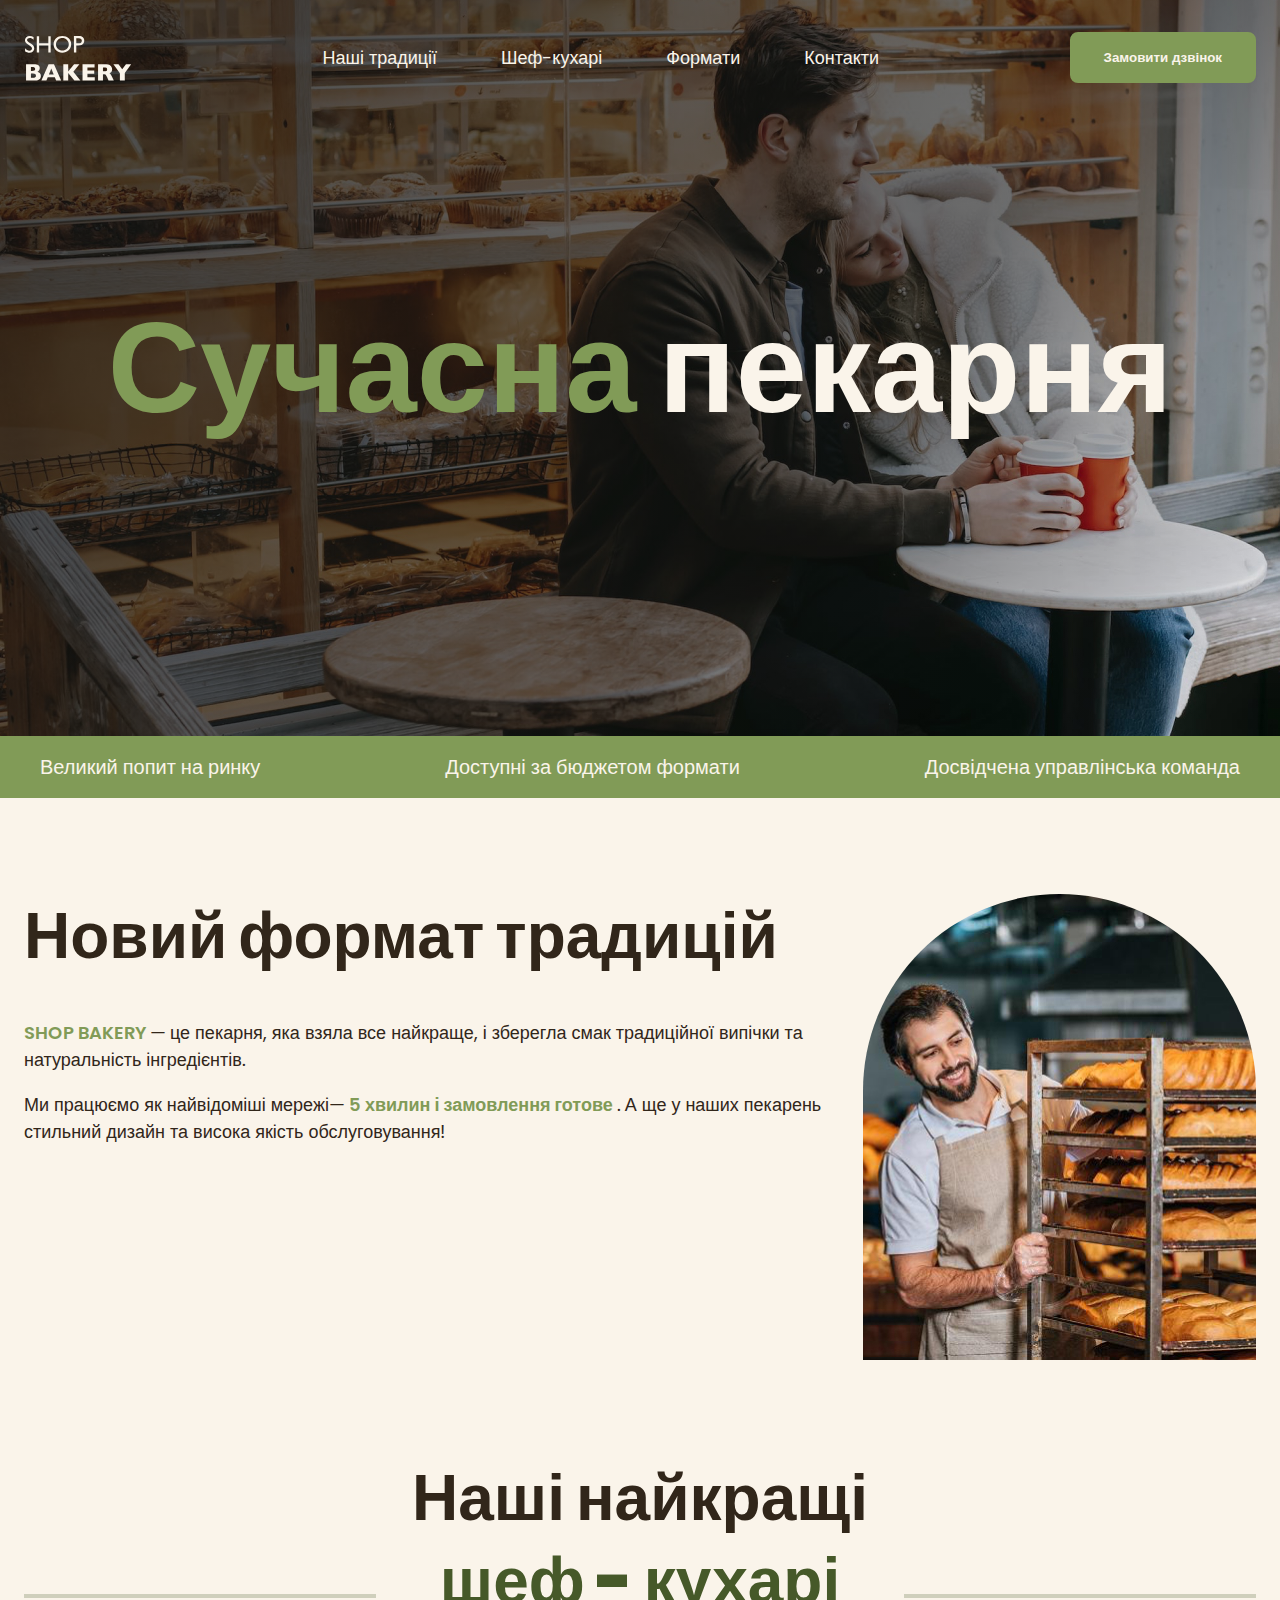
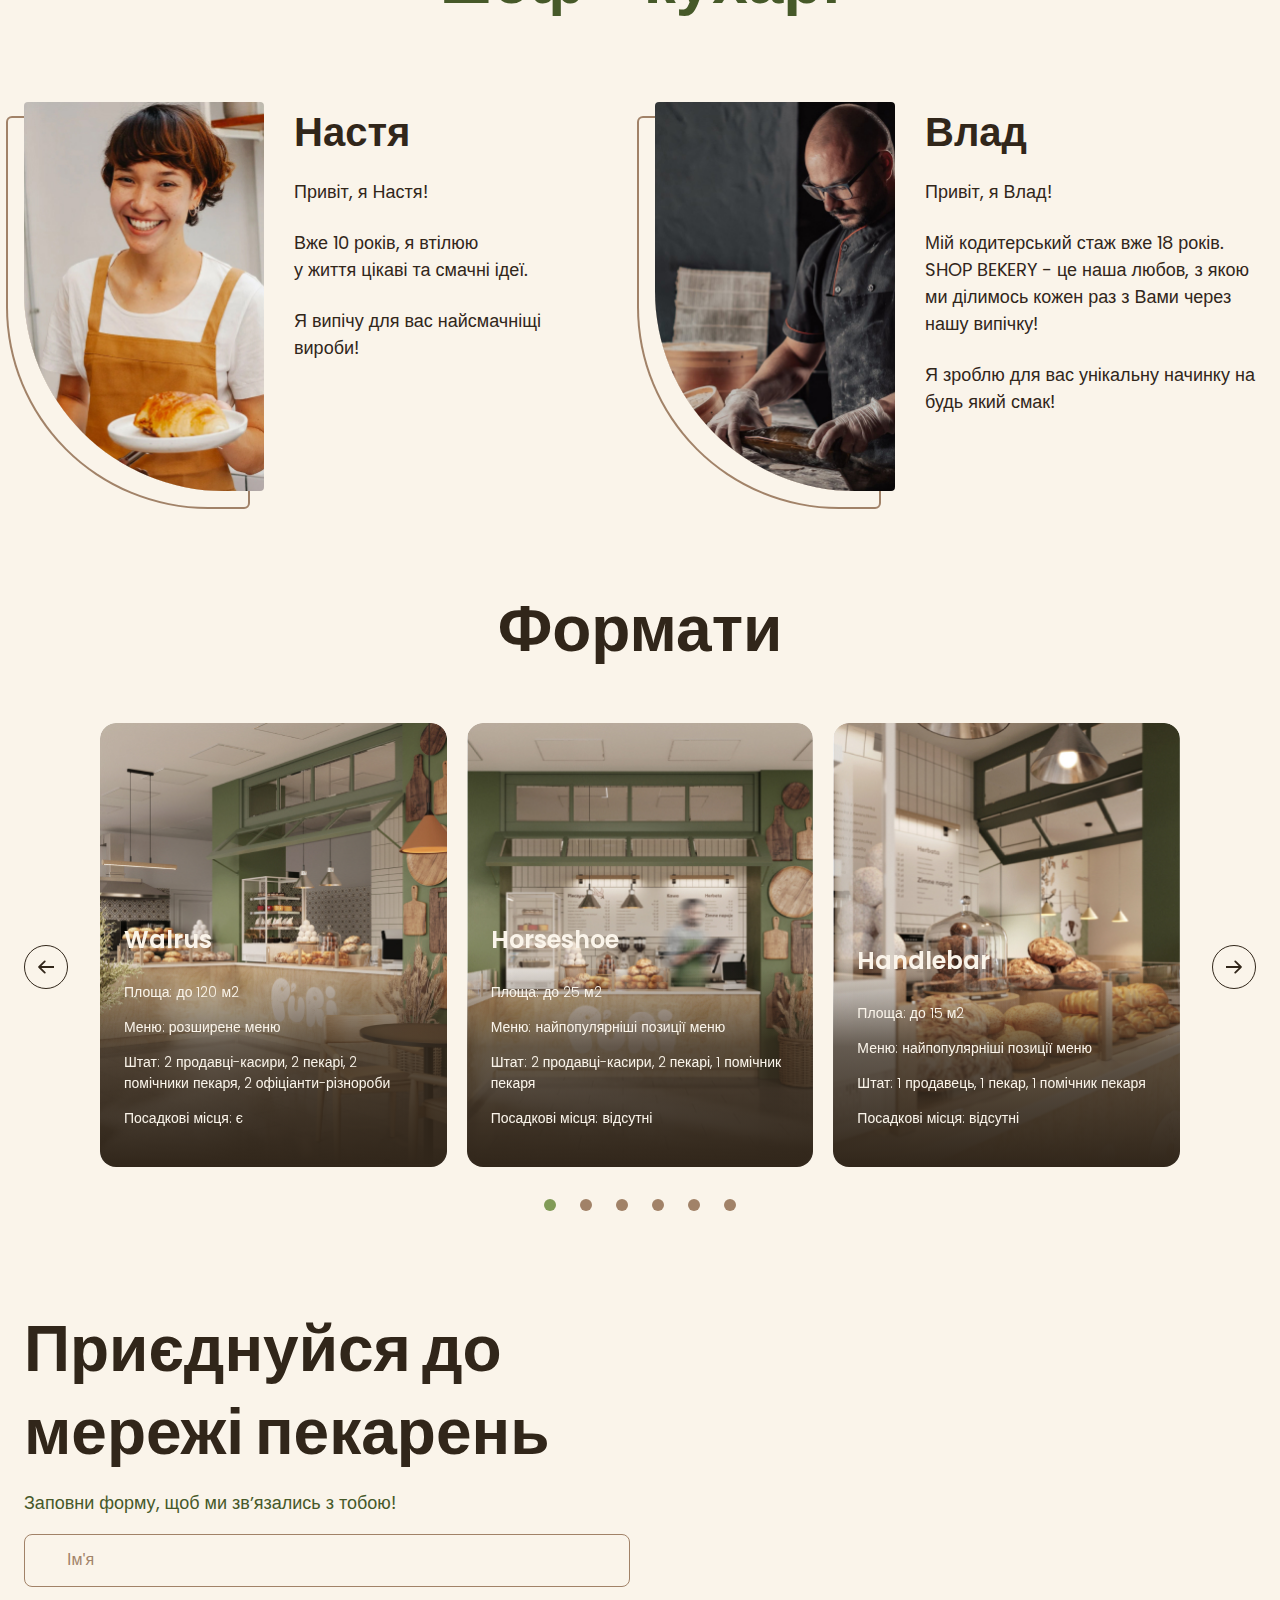
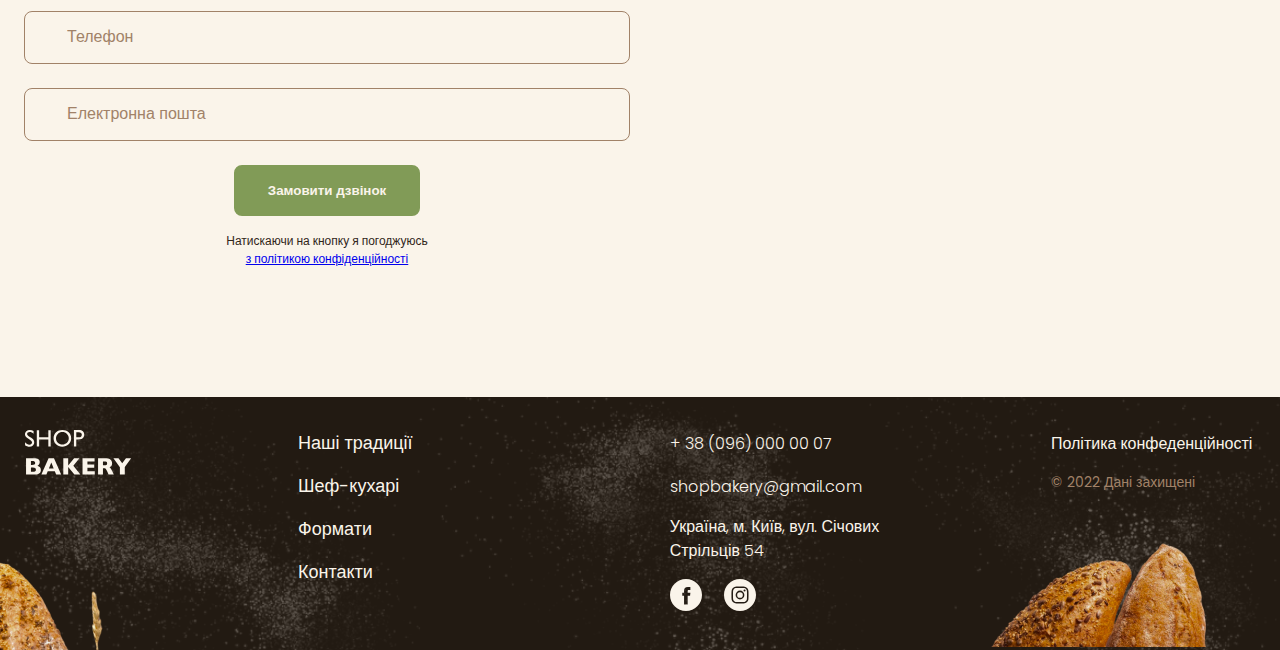
<file: index.html>
<!DOCTYPE html>
<html lang="uk">
  <head>
    <meta charset="UTF-8" />
    <meta name="viewport" content="width=device-width, initial-scale=1.0" />
    <title>Modern Bakery</title>
    <!-- Fonts -->
    <!-- <link rel="preconnect" href="https://fonts.googleapis.com" />
    <link rel="preconnect" href="https://fonts.gstatic.com" crossorigin />
    <link
      href="https://fonts.googleapis.com/css2?family=Poppins:wght@300;400;600;900&display=swap"
      rel="stylesheet"
    /> -->
    <!-- Styles -->
    <link rel="stylesheet" href="./CSS/main.min.css" />
    <link
      rel="stylesheet"
      href="https://cdn.jsdelivr.net/npm/swiper@11/swiper-bundle.min.css"
    />
  </head>

  <body>
    <header class="header">
      <div class="container">
        <div class="header__container">
          <nav class="header__nav">
            <a href="./index.html">
              <img src="./images/logo.svg" alt="Логотип сучасної пекарні" />
            </a>

            <ul class="header__menu">
              <li>
                <a class="link" href="#traditions-section">Наші традиції</a>
              </li>
              <li><a class="link" href="#chefs-section">Шеф-кухарі</a></li>
              <li><a class="link" href="#formats-section">Формати</a></li>
              <li><a class="link" href="#contacts-section">Контакти</a></li>
            </ul>
          </nav>

          <button class="header__button button modal-btn-open" type="button">
            Замовити дзвінок
          </button>

          <button class="header__burger menu-btn-open" type="button">
            <svg width="24px" height="24px">
              <use href="./images/icons.svg#icon-menu"></use>
            </svg>
          </button>

          <div class="mobile-menu">
            <button class="mobile-menu__btn-close menu-btn-close" type="button">
              <svg class="mobile-menu__icon-close" width="24px" height="24px">
                <use href="./images/icons.svg#icon-close"></use>
              </svg>
            </button>

            <a href="./index.html">
              <svg class="mobile-menu__icon-logo" width="72px" height="38px">
                <use href="./images/icons.svg#icon-logo"></use>
              </svg>
            </a>

            <ul class="mobile-menu__burger">
              <li>
                <a class="mobile-menu__link" href="#traditions-section"
                  >Наші традиції</a
                >
              </li>
              <li>
                <a class="mobile-menu__link" href="#chefs-section"
                  >Шеф-кухарі</a
                >
              </li>
              <li>
                <a class="mobile-menu__link" href="#formats-section">Формати</a>
              </li>
              <li>
                <a class="mobile-menu__link" href="#contacts-section"
                  >Контакти</a
                >
              </li>
            </ul>
          </div>
        </div>
        <!-- button call -->
      </div>
    </header>

    <main>
      <section class="hero-section">
        <div class="container">
          <h1 class="hero-section__title">
            <span class="text-brand">Сучасна</span> пекарня
          </h1>

          <button
            class="hero-section__button button modal-btn-open"
            type="button"
          >
            Замовити дзвінок
          </button>
        </div>
      </section>

      <section class="advantages-section">
        <div class="container">
          <h2 class="visually-hidden">Наші переваги</h2>
          <ul class="advantages-section__list">
            <li class="advantages-section__item">Великий попит на ринку</li>
            <li class="advantages-section__item">
              Доступні за бюджетом формати
            </li>
            <li class="advantages-section__item">
              Досвідчена управлінська команда
            </li>
          </ul>
        </div>
      </section>

      <section class="traditions-section section" id="traditions-section">
        <div class="container">
          <div class="traditions-section__container">
            <div class="traditions-section__content">
              <h2 class="traditions-section__title section__title">
                Новий формат традицій
              </h2>
              <p>
                <span class="text-brand text-bold text-uppercase"
                  >shop bakery
                </span>
                — це пекарня, яка взяла все найкраще, і зберегла смак
                традиційної випічки та натуральність інгредієнтів.
              </p>
              <p
                class="traditions-section__text traditions-section__text--limited"
              >
                Ми працюємо як найвідоміші мережі—
                <span class="text-brand text-bold"
                  >5 хвилин і замовлення готове
                </span>
                . А ще у наших пекарень стильний дизайн та висока якість
                обслуговування!
              </p>
            </div>

            <img
              class="traditions-section__image"
              srcset="./images/baker-man.jpg 1x, ./images/baker-man@2x.jpg 2x"
              src="./images/baker-man.jpg"
              alt="Чоловік який дивиться на батони з посмішкою"
            />
          </div>
        </div>
      </section>

      <section class="chefs-section section" id="chefs-section">
        <div class="container">
          <h2
            class="chefs-section__title section__title section__title--centered"
          >
            Наші найкращі <br />
            <span class="text-brand-dark">шеф - кухарі</span>
          </h2>

          <ul class="chefs-section__list">
            <li class="chefs-section__item">
              <article class="chef-card">
                <img
                  class="chef-card__photo"
                  src="./images/nastya-chef.jpg"
                  alt="nastya-chef"
                />
                <div>
                  <h3 class="chef-card__title">Настя</h3>
                  <p class="chef-card__text">Привіт, я Настя!</p>
                  <p class="chef-card__text">
                    Вже 10 років, я втілюю <br />у життя цікаві та смачні ідеї.
                  </p>
                  <p class="chef-card__text">
                    Я випічу для вас найсмачніщі <br />вироби!
                  </p>
                </div>
              </article>
            </li>

            <li class="chefs-section__item">
              <article class="chef-card">
                <img
                  class="chef-card__photo"
                  src="./images/vlad-chef.jpg"
                  alt="vlad-chef"
                />
                <div>
                  <h3 class="chef-card__title">Влад</h3>
                  <p class="chef-card__text">Привіт, я Влад!</p>
                  <p class="chef-card__text">
                    Мій кодитерський стаж вже 18 років. SHOP BEKERY - це наша
                    любов, з якою ми ділимось кожен раз з Вами через нашу
                    випічку!
                  </p>
                  <p class="chef-card__text">
                    Я зроблю для вас унікальну начинку на будь який смак!
                  </p>
                </div>
              </article>
            </li>
          </ul>
        </div>
      </section>

      <section class="formats-section section" id="formats-section">
        <div class="container">
          <h2
            class="formats-section__title section__title section__title--centered"
          >
            Формати
          </h2>

          <div class="formats-section__slider">
            <button
              class="formats-section__button carousel-button prev"
              type="button"
            >
              <svg width="16px" height="16px">
                <use href="./images/icons.svg#icon-arrow"></use>
              </svg>
            </button>

            <div class="formats-section__container swiper-container">
              <ul class="formats-section__list swiper-wrapper">
                <li class="swiper-slide">
                  <article class="format-cards">
                    <img
                      class="format-cards__image"
                      src="./images/walrus-format.jpg"
                      alt="Walrus-format"
                    />

                    <h3 class="format-cards__title" lang="en">Walrus</h3>
                    <div class="format-cards__text">
                      <p>Площа: до 120 м2</p>
                      <p>Меню: розширене меню</p>
                      <p>
                        Штат: 2 продавці-касири, 2 пекарі, 2 помічники пекаря, 2
                        офіціанти-різнороби
                      </p>
                      <p>Посадкові місця: є</p>
                    </div>
                  </article>
                </li>

                <li class="swiper-slide">
                  <article class="format-cards">
                    <img
                      class="format-cards__image"
                      src="./images/horseshoe-format.jpg"
                      alt="Horseshoe-format"
                    />

                    <h3 class="format-cards__title" lang="en">Horseshoe</h3>
                    <div class="format-cards__text">
                      <p>Площа: до 25 м2</p>
                      <p>Меню: найпопулярніші позиції меню</p>
                      <p>
                        Штат: 2 продавці-касири, 2 пекарі, 1 помічник пекаря
                      </p>
                      <p>Посадкові місця: відсутні</p>
                    </div>
                  </article>
                </li>

                <li class="swiper-slide">
                  <article class="format-cards">
                    <img
                      class="format-cards__image"
                      src="./images/handlebar-format.jpg"
                      alt="Handlebar-format"
                    />

                    <h3 class="format-cards__title" lang="en">Handlebar</h3>
                    <div class="format-cards__text">
                      <p>Площа: до 15 м2</p>
                      <p>Меню: найпопулярніші позиції меню</p>
                      <p>Штат: 1 продавець, 1 пекар, 1 помічник пекаря</p>
                      <p>Посадкові місця: відсутні</p>
                    </div>
                  </article>
                </li>

                <li class="swiper-slide">
                  <article class="format-cards">
                    <img
                      class="format-cards__image"
                      src="./images/walrus-format.jpg"
                      alt="Walrus-format"
                    />

                    <h3 class="format-cards__title" lang="en">Walrus</h3>
                    <div class="format-cards__text">
                      <p>Площа: до 120 м2</p>
                      <p>Меню: розширене меню</p>
                      <p>
                        Штат: 2 продавці-касири, 2 пекарі, 2 помічники пекаря, 2
                        офіціанти-різнороби
                      </p>
                      <p>Посадкові місця: є</p>
                    </div>
                  </article>
                </li>

                <li class="swiper-slide">
                  <article class="format-cards">
                    <img
                      class="format-cards__image"
                      src="./images/horseshoe-format.jpg"
                      alt="Horseshoe-format"
                    />

                    <h3 class="format-cards__title" lang="en">Horseshoe</h3>
                    <div class="format-cards__text">
                      <p>Площа: до 25 м2</p>
                      <p>Меню: найпопулярніші позиції меню</p>
                      <p>
                        Штат: 2 продавці-касири, 2 пекарі, 1 помічник пекаря
                      </p>
                      <p>Посадкові місця: відсутні</p>
                    </div>
                  </article>
                </li>

                <li class="swiper-slide">
                  <article class="format-cards">
                    <img
                      class="format-cards__image"
                      src="./images/handlebar-format.jpg"
                      alt="Handlebar-format"
                    />

                    <h3 class="format-cards__title" lang="en">Handlebar</h3>
                    <div class="format-cards__text">
                      <p>Площа: до 15 м2</p>
                      <p>Меню: найпопулярніші позиції меню</p>
                      <p>Штат: 1 продавець, 1 пекар, 1 помічник пекаря</p>
                      <p>Посадкові місця: відсутні</p>
                    </div>
                  </article>
                </li>
              </ul>

              <div class="pagination">
                <span class="pagination__button"></span>
                <span class="pagination__button"></span>
                <span class="pagination__button"></span>
                <span class="pagination__button"></span>
              </div>
            </div>

            <button
              class="formats-section__button carousel-button next"
              type="button"
            >
              <svg width="16px" height="16px">
                <use href="./images/icons.svg#icon-arrow"></use>
              </svg>
            </button>
          </div>
        </div>
      </section>

      <section
        class="contacts-section section section--contacts"
        id="contacts-section"
      >
        <div class="container">
          <div class="contacts-section__container">
            <div class="contacts-section__form">
              <h2 class="contacts-section__title section__title">
                Приєднуйся до мережі пекарень
              </h2>
              <p class="text-brand-dark">
                Заповни форму, щоб ми звʼязались з тобою!
              </p>
              <form name="contact-form" autocomplete="off">
                <div class="contacts-section__form-field input">
                  <label class="input__label visually-hidden" for="user-name"
                    >Ім'я</label
                  >
                  <input
                    class="input__control"
                    type="text"
                    id="user-name"
                    name="user-name"
                    placeholder="Ім'я"
                    pattern="^[Є-ЯҐа-їґ]+\s[Є-ЯҐа-їґ]+$"
                    required
                  />
                </div>

                <div class="contacts-section__form-field input">
                  <label class="input__label visually-hidden" for="user-tel"
                    >Телефон</label
                  >
                  <input
                    class="input__control"
                    type="tel"
                    id="user-tel"
                    name="user-tel"
                    placeholder="Телефон"
                    pattern="^\+[0-9]{12}"
                    required
                  />
                </div>

                <div class="contacts-section__form-field input">
                  <label class="input__label visually-hidden" for="user-email"
                    >Електронна пошта</label
                  >
                  <input
                    class="input__control"
                    type="email"
                    id="user-email"
                    name="user-email"
                    placeholder="Електронна пошта"
                    required
                  />
                </div>

                <button class="contacts-section__button button" type="submit">
                  Замовити дзвінок
                </button>
                <p class="form-terms">
                  Натискаючи на кнопку я погоджуюсь
                  <a class="form-termslink" href="#"
                    >з політикою конфіденційності</a
                  >
                </p>
              </form>
            </div>

            <iframe
              class="contacts-section__map"
              src="https://www.google.com/maps/embed?pb=!1m18!1m12!1m3!1d56414.941252457844!2d30.154979326529382!3d51.32562552550108!2m3!1f0!2f0!3f0!3m2!1i1024!2i768!4f13.1!3m3!1m2!1s0x472a89591a850ff1%3A0x8feb7523e10cfac9!2z0KDQsNC00ZbQvtC70L7QutCw0YbRltC50L3QsCDRgdGC0LDQvdGG0ZbRjyAi0JTRg9Cz0LAi!5e0!3m2!1sru!2sua!4v1734801552937!5m2!1sru!2sua"
              allowfullscreen=""
              loading="lazy"
              referrerpolicy="no-referrer-when-downgrade"
            ></iframe>
          </div>
        </div>
      </section>
    </main>

    <footer class="footer">
      <div class="container">
        <div class="footer__container">
          <nav class="footer__nav">
            <div class="footer__logo">
              <a href="./index.html">
                <img src="./images/logo.svg" alt="Логотип сучасної пекарні" />
              </a>
            </div>

            <ul class="footer__menu">
              <li class="footer__item-mobile-first--mb footer__item-tablet--mb">
                <a class="link" href="#traditions-section">Наші традиції</a>
              </li>

              <li class="footer__item-mobile-first--mb footer__item-tablet--mb">
                <a class="link" href="#chefs-section">Шеф-кухарі</a>
              </li>

              <li class="footer__item-mobile-first--mb footer__item-tablet--mb">
                <a class="link" href="#formats-section">Формати</a>
              </li>

              <li class="footer__item-mobile-first--mb">
                <a class="link" href="#contacts-section">Контакти</a>
              </li>
            </ul>
          </nav>

          <address class="footer__address">
            <div class="footer__address-contacts">
              <ul class="footer__address-list">
                <li
                  class="footer__item-mobile-first--mb footer__item-tablet--mb"
                >
                  <a class="footer__address-link" href="tel:+ 380960000007">
                    + 38 (096) 000 00 07</a
                  >
                </li>

                <li
                  class="footer__item-mobile-first--mb footer__item-tablet--mb"
                >
                  <a
                    class="footer__address-link"
                    href="mailto:shopbakery@gmail.com"
                    >shopbakery@gmail.com</a
                  >
                </li>

                <li class="footer__address-list footer__address-list--mb">
                  <a
                    class="footer__address-link"
                    href="https://maps.app.goo.gl/czjTMKYWgjFAjaPS9"
                    target="_blank"
                    >Україна, м. Київ, вул. Січових Стрільців 54</a
                  >
                </li>

                <div
                  class="footer__address-social footer__item-mobile-second--mb"
                >
                  <a href="#">
                    <svg
                      class="footer__address-icon"
                      width="32px"
                      height="32px"
                    >
                      <use href="./images/icons.svg#icon-facebook"></use>
                    </svg>
                  </a>

                  <a href="#">
                    <svg
                      class="footer__address-icon"
                      width="32px"
                      height="32px"
                    >
                      <use href="./images/icons.svg#icon-instagram"></use>
                    </svg>
                  </a>
                </div>
              </ul>
            </div>

            <div class="footer__address-info">
              <a
                class="footer__address-link footer__item-mobile-second--mb footer__item-tablet--mb"
                href="#"
                target="_blank"
                >Політика конфеденційності</a
              >
              <p class="footer__address-copyright">&copy; 2022 Дані захищені</p>
            </div>
          </address>
        </div>
      </div>
    </footer>

    <div class="backdrop is-hidden">
      <div class="modal">
        <button class="modal__btn-close modal-btn-close" type="button">
          <svg class="modal__icon-close" width="32px" height="32px">
            <use href="./images/icons.svg#icon-close"></use>
          </svg>
        </button>
        <h2 class="modal__title section__title section__title--centered">
          Замовити дзвінок
        </h2>
        <p class="modal__text text-brand-dark">
          Залишіть заявку та наш спеціаліст зв'яжеться з Вами!
        </p>
        <form name="modal-form" autocomplete="off">
          <div class="modal__form-field input">
            <label class="input__label visually-hidden" for="user-name"
              >Ім'я</label
            >
            <input
              class="input__control"
              type="text"
              id="user-name"
              name="user-name"
              placeholder="Ім'я"
              required
            />
          </div>

          <div class="modal__form-field input">
            <label class="input__label visually-hidden" for="user-tel"
              >Телефон</label
            >
            <input
              class="input__control"
              type="tel"
              id="user-tel"
              name="user-tel"
              placeholder="Телефон"
              pattern="^\+[0-9]{12}"
              required
            />
          </div>

          <div class="modal__form-field input">
            <label class="input__label visually-hidden" for="user-email"
              >Електронна пошта</label
            >
            <input
              class="input__control"
              type="email"
              id="user-email"
              name="user-email"
              placeholder="Електронна пошта"
              required
            />
          </div>

          <!-- <div class="checkbox">
            <input
              class="checkbox-input visually-hidden"
              type="checkbox"
              id="terms-conditions"
              name="terms-conditions"
            />

            <label class="checkbox-label" for="terms-conditions"
              >Я точно погоджуюсь з політикою конфеденційності
            </label>
          </div> -->

          <button class="modal__button button" type="submit">
            Замовити дзвінок
          </button>
          <p class="form-terms">
            Натискаючи на кнопку я погоджуюсь
            <a class="form-terms__link" href="#"
              >з політикою конфіденційності</a
            >
          </p>
        </form>
      </div>
    </div>

    <script src="https://cdn.jsdelivr.net/npm/swiper@11/swiper-bundle.min.js"></script>
    <script src="./js/formats-slider.js"></script>
    <script src="./js/modal.js"></script>
    <script src="./js/mobile-menu.js"></script>
  </body>
</html>
</file>
<file: CSS/main.min.css>
@font-face{font-display:swap;font-family:"Poppins";font-weight:300;src:url("../fonts/poppins-v22-latin-300.woff2") format("woff2")}@font-face{font-display:swap;font-family:"Poppins";font-weight:400;src:url("../fonts/poppins-v22-latin-regular.woff2") format("woff2")}@font-face{font-display:swap;font-family:"Poppins";font-weight:600;src:url("../fonts/poppins-v22-latin-600.woff2") format("woff2")}@font-face{font-display:swap;font-family:"Poppins";font-weight:900;src:url("../fonts/poppins-v22-latin-900.woff2") format("woff2")}:root{--color-primary-dark: #31261a;--color-primary-light: #faf4ea;--color-secondary-dark: #a18268;--color-brand-dark: #465929;--color-brand-light: #cfcfbc;--color-brand-normal: #819b57}*,*::after,*::before{box-sizing:border-box}a{display:inline-block}ul{margin:0;padding:0;list-style:none}body{color:var(--color-primary-dark);background-color:var(--color-primary-light);font-family:Poppins,sans-serif;font-size:16px;font-weight:300;line-height:1.5;margin:0}@media screen and (min-width: 768px){body{font-size:18px;font-weight:400}}body.no-scroll{overflow:hidden;height:100%}h1,h2,h3,h4,h5,h6,p{margin-top:0}img{display:block;max-width:100%;height:auto;-o-object-fit:cover;object-fit:cover}address{font-style:normal}.text-brand{color:var(--color-brand-normal)}.text-brand-dark{color:var(--color-brand-dark)}.text-bold{font-weight:600}.text-uppercase{text-transform:uppercase}.visually-hidden{position:absolute;left:-10000px;top:auto;width:1px;height:1px;overflow:hidden}.button{display:block;padding:16px 32px;color:var(--color-primary-light);font-weight:600;background-color:var(--color-brand-normal);border:2px solid var(--color-brand-normal);border-radius:8px;cursor:pointer}.button:hover{color:var(--color-brand-dark);background-color:rgba(0,0,0,0)}.carousel-button{display:flex;align-items:center;justify-content:center;flex-shrink:0;width:44px;height:44px;padding:0;fill:var(--color-primary-dark);background-color:rgba(0,0,0,0);border:1px solid var(--color-primary-dark);border-radius:50%;cursor:pointer}.carousel-button:hover{background-color:var(--color-primary-dark);fill:var(--color-primary-light)}.carousel-button.next{transform:rotate(180deg)}.chef-card{display:flex;align-items:flex-start;gap:16px}@media screen and (min-width: 1280px){.chef-card{gap:30px}}.chef-card__photo{width:140px;border-radius:2px 2px 2px 116px;box-shadow:-8px 8px 0 0 var(--color-primary-light),-8px 8px 0 2px var(--color-secondary-dark)}@media screen and (min-width: 1280px){.chef-card__photo{width:240px;border-radius:4px 4px 4px 200px;box-shadow:-16px 16px 0 0 var(--color-primary-light),-16px 16px 0 2px var(--color-secondary-dark)}}.chef-card__title{margin-bottom:16px;font-size:24px;font-weight:600}@media screen and (min-width: 768px){.chef-card__title{font-size:40px}}.chef-card__text{font-size:14px;margin-bottom:24px}.chef-card__text:last-child{margin-bottom:0}@media screen and (min-width: 1280px){.chef-card__text{font-size:18px}}.format-cards{position:relative;display:flex;flex-direction:column;justify-content:flex-end;height:444px;padding:24px;background-image:linear-gradient(180deg, rgba(49, 38, 26, 0) 55.21%, rgba(49, 38, 26, 0.71) 72.92%, var(--color-primary-dark) 100%);border-radius:16px;overflow:hidden}.format-cards__image{position:absolute;top:0;left:0;width:100%;z-index:-1}.format-cards__title{font-weight:600;font-size:24px;color:var(--color-primary-light)}.format-cards__text{font-weight:300;font-size:14px;color:var(--color-primary-light)}.input{position:relative}.input__label{position:absolute;top:16px;left:42px}.input__control{padding:8px 24px;width:100%;font-size:16px;line-height:1.17;border:1px solid var(--color-secondary-dark);border-radius:8px;background-color:rgba(0,0,0,0)}.input__control:focus{border:1px solid var(--color-brand-normal);outline:none}.input__control::-moz-placeholder{font-size:16px;line-height:1.17;color:var(--color-secondary-dark)}.input__control::placeholder{font-size:16px;line-height:1.17;color:var(--color-secondary-dark)}.input__control:focus::-moz-placeholder{color:var(--color-primary-dark)}.input__control:focus::placeholder{color:var(--color-primary-dark)}@media screen and (min-width: 768px){.input__control{padding:16px 42px}}.link{font-size:14px;color:var(--color-primary-light);text-decoration:none;transition:color .3s}@media screen and (min-width: 1280px){.link{font-size:18px}}.link:hover{color:var(--color-brand-normal)}.pagination{display:flex;align-items:center;justify-content:center;gap:24px}.pagination__button{width:12px;height:12px;padding:0;background-color:var(--color-secondary-dark);border-radius:50%}.pagination__button--active{background-color:var(--color-brand-normal)}.advantages-section{padding:16px}@media screen and (min-width: 768px){.advantages-section{background-color:var(--color-brand-normal)}}.advantages-section__list{display:flex;flex-direction:column;padding:24px 40px;gap:16px;background-color:var(--color-brand-light);border-radius:24px}@media screen and (min-width: 768px){.advantages-section__list{flex-direction:row;justify-content:space-between;gap:40px;background-color:rgba(0,0,0,0);border-radius:0;padding:0}}.advantages-section__item{font-size:14px;font-weight:300}@media screen and (min-width: 768px){.advantages-section__item{color:var(--color-primary-light);font-size:20px}}.chefs-section__title{position:relative;margin:0 auto 24px}@media screen and (min-width: 1280px){.chefs-section__title{margin-bottom:80px}}.chefs-section__title::before,.chefs-section__title::after{display:none;position:absolute;bottom:24px;width:352px;border:2px solid var(--color-brand-light);content:""}@media screen and (min-width: 1280px){.chefs-section__title::before,.chefs-section__title::after{display:block}}.chefs-section__title::before{left:0px}.chefs-section__title::after{right:0px}.chefs-section__list{display:flex;flex-direction:column;flex-wrap:wrap;gap:40px 30px}@media screen and (min-width: 768px){.chefs-section__list{flex-direction:row;gap:40px 30px}}@media screen and (min-width: 768px){.chefs-section__item{flex-basis:calc((100% - 30px)/2)}}.contacts-section__container{display:flex;flex-direction:column;gap:24px}@media screen and (min-width: 768px){.contacts-section__container{flex-direction:row;gap:32px}}.contacts-section__title{margin-bottom:16px}.contacts-section__form-field{margin-bottom:24px}.contacts-section__button{display:block;margin:0 auto 16px}.contacts-section__map{height:176px;margin:0 -24px;flex-shrink:0;border:none;border-radius:16px}@media screen and (min-width: 768px){.contacts-section__map{margin:auto;width:320px;height:500px}}@media screen and (min-width: 1280px){.contacts-section__map{width:594px;height:594px}}.container{width:100%;max-width:1288px;margin:0 auto;padding:0 24px}.form-terms{margin:0 auto;max-width:220px;font-weight:500;font-size:12px;line-height:1.5;text-align:center}.form-terms__link{color:var(--color-primary-dark);text-underline-offset:2px}.formats-section__slider{display:flex;align-items:center;gap:32px}.formats-section__container{overflow:hidden}.formats-section__list{margin-bottom:32px}.formats-section__button{display:none}@media screen and (min-width: 768px){.formats-section__button{display:flex}}.header{position:absolute;top:16px;left:0;width:100%}@media screen and (min-width: 1280px){.header{top:32px}}.header__container{display:flex;align-items:center;gap:40px}.header__nav{display:flex;align-items:center;flex-grow:1;gap:40px}.header__menu{display:none}@media screen and (min-width: 1280px){.header__menu{display:flex;gap:64px;flex-grow:1;justify-content:center}}.header__button{display:none}@media screen and (min-width: 1280px){.header__button{display:block}}.header__burger{width:24px;height:24px;padding:0;background-color:rgba(0,0,0,0);border:none;fill:var(--color-primary-light)}@media screen and (min-width: 1280px){.header__burger{display:none}}.hero-section{padding:124px 0;background-image:linear-gradient(127deg, rgba(18, 18, 17, 0.78) 0%, rgba(18, 18, 17, 0.6) 63.89%, rgba(18, 18, 17, 0) 100%),url("../images/hero-section-background.jpg");background-repeat:no-repeat;background-position:center top;background-size:cover}@media screen and (min-width: 1280px){.hero-section{padding:272px 0}}@media screen and (min-device-pixel-ratio: 2),(-webkit-min-device-pixel-ratio: 2),(min-resolution: 192dpi),(min-resolution: 2dppx){.hero-section{background-image:linear-gradient(127deg, rgba(18, 18, 17, 0.78) 0%, rgba(18, 18, 17, 0.6) 63.89%, rgba(18, 18, 17, 0) 100%),url("../images/hero-section-background@2x.jpg")}}.hero-section__title{margin-bottom:48px;color:var(--color-primary-light);text-align:center;font-size:67px;line-height:1;font-weight:900}@media screen and (min-width: 1280px){.hero-section__title{margin-bottom:0;font-size:128px;line-height:1.5}}.hero-section__button{margin:0 auto}@media screen and (min-width: 1280px){.hero-section__button{display:none}}.mobile-menu{position:fixed;padding:16px 24px;top:0;left:0;width:100%;height:100%;background-color:var(--color-primary-light);transform:translateX(100%);transition:transform .3s}.mobile-menu.is-open{transform:translateX(0)}.mobile-menu::before,.mobile-menu::after{position:absolute;bottom:0;right:0;background-repeat:no-repeat;content:""}.mobile-menu::before{width:160px;height:160px;background-image:url("../images/modal-decorate-text.png")}.mobile-menu::after{width:151px;height:233px;background-image:url("../images/modal-decorate-bread.png")}.mobile-menu__btn-close{position:absolute;border:none;background-color:rgba(0,0,0,0);top:16px;right:24px}.mobile-menu__icon-close{fill:var(--color-primary-dark);transition:fill .2s}.mobile-menu__icon-close:hover{fill:var(--color-brand-normal)}.mobile-menu__icon-logo{fill:var(--color-primary-dark);margin-bottom:32px}.mobile-menu__link{font-size:14px;color:var(--color-primary-dark);text-decoration:none;transition:color .3s}.backdrop{position:fixed;top:0;left:0;bottom:0;right:0;display:flex;align-items:center;justify-content:center;padding:20px;background-color:rgba(0,0,0,.5);transition:opacity .3s,visibility .3s}.backdrop.is-hidden{opacity:0;visibility:hidden;pointer-events:none}.modal{position:relative;width:100%;max-width:880px;height:100%;max-height:880px;padding:48px;background-color:var(--color-primary-light);border-radius:32px;overflow-y:auto}.modal::before,.modal::after{position:absolute;bottom:0;right:0;background-repeat:no-repeat;content:""}.modal::before{width:160px;height:160px;background-image:url("../images/modal-decorate-text.png")}.modal::after{width:151px;height:233px;background-image:url("../images/modal-decorate-bread.png")}@media screen and (min-width: 768px){.modal{padding:128px}}.modal__btn-close{border:none;background-color:rgba(0,0,0,0);position:absolute;top:40px;right:40px}.modal__icon-close{fill:var(--color-primary-dark);transition:fill .2s}.modal__icon-close:hover{fill:var(--color-brand-normal)}.modal__title{white-space:nowrap;margin-bottom:8px}.modal__text{text-align:center;margin-bottom:72px}.modal__form-field{margin-bottom:32px}.modal__button{margin:0 auto 24px}.section{padding:20px 0}@media screen and (min-width: 768px){.section{padding:48px 0}}.section--contacts{padding:20px 0 0}@media screen and (min-width: 768px){.section--contacts{padding:48px 0 96px}}.section__title{font-size:32px;font-weight:900}@media screen and (min-width: 768px){.section__title{font-size:64px;font-weight:900;line-height:1.3}}.section__title--centered{text-align:center}.traditions-section{padding-top:40px}@media screen and (min-width: 768px){.traditions-section{padding-top:96px}}.traditions-section__container{display:flex;align-items:flex-start;justify-content:space-between;gap:40px}.traditions-section__contant{max-width:710px}.traditions-section__title{margin-bottom:42px}.traditions-section__image{display:none;border-radius:400px 400px 0 0}@media screen and (min-width: 768px){.traditions-section__image{display:block}}.footer{padding:32px 0;position:relative;background-color:var(--color-primary-dark);background-image:url("../images/footer-background.png");background-repeat:no-repeat;background-size:cover;background-position:center}.footer::before,.footer::after{position:absolute;background-repeat:no-repeat;content:""}.footer::before{width:85px;height:206px;background-image:url("../images/footer-mobile-decorate-bread-small.png");left:0;bottom:260px}@media screen and (min-width: 768px){.footer::before{width:180px;height:120px;background-image:url("../images/footer-decorate-bread-small.png");left:0;bottom:0}}.footer::after{width:102px;height:91px;background-image:url("../images/footer-mobile-decorate-bread-large.png");right:0;bottom:0}@media screen and (min-width: 768px){.footer::after{width:380px;height:190px;background-image:url("../images/footer-decorate-bread-large.png");right:0}}@media screen and (max-width: 768px){.footer__item-mobile-first--mb{margin-bottom:18px}}@media screen and (max-width: 768px){.footer__item-mobile-second--mb{margin-bottom:8px}}@media screen and (min-width: 768px){.footer__item-tablet--mb{margin-bottom:16px}}.footer__container{display:flex;flex-direction:column}@media screen and (min-width: 768px){.footer__container{flex-direction:row;gap:166px}}.footer__nav,.footer__address{display:flex;flex-direction:column;text-align:center}@media screen and (min-width: 768px){.footer__nav,.footer__address{flex-direction:row;text-align:left;gap:166px}}@media screen and (min-width: 768px){.footer__nav{flex-basis:45%}}@media screen and (min-width: 768px){.footer__address{flex-basis:55%}}.footer__logo{margin-bottom:32px}@media screen and (min-width: 768px){.footer__logo{margin-bottom:32px}}.footer__menu{flex-grow:1}.footer__address-list,.footer__address-info{flex-grow:1;flex-basis:50%}.footer__address-list--mb{margin-bottom:16px}.footer__address-link{font-weight:300;font-size:16px;color:var(--color-primary-light);text-decoration:none}.footer__address-link:hover{color:var(--color-brand-normal)}.footer__address-social{display:flex;gap:22px}@media screen and (max-width: 768px){.footer__address-social{justify-content:center}}.footer__address-icon{fill:var(--color-primary-light);transition:fill .2s}.footer__address-icon:hover{fill:var(--color-brand-normal)}.footer__address-copyright{font-size:14px;margin-bottom:0;color:var(--color-secondary-dark)}/*# sourceMappingURL=main.min.css.map */
</file>
